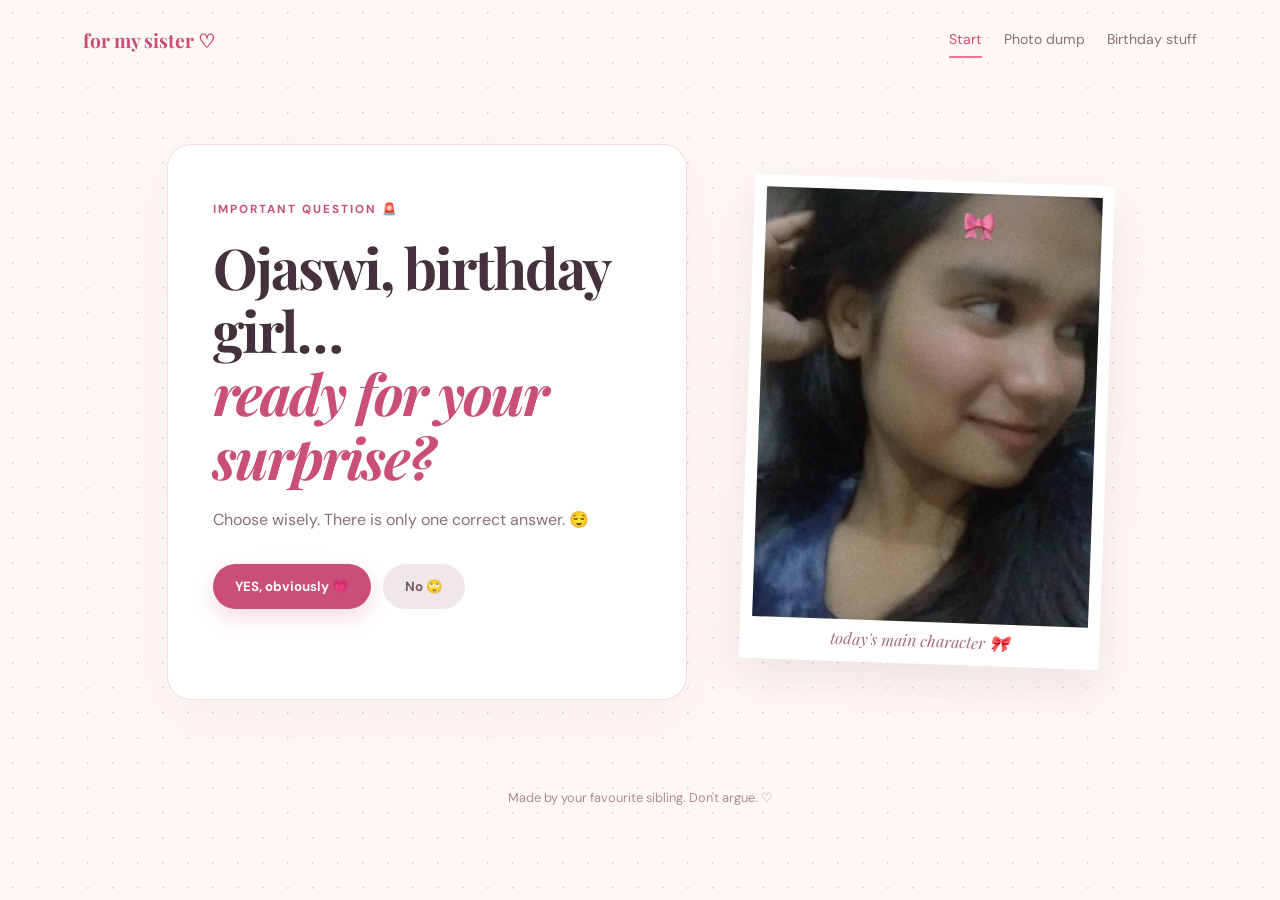
<file: index.html>
<!DOCTYPE html>
<html lang="en"><head><meta charset="UTF-8"><meta name="viewport" content="width=device-width, initial-scale=1"><title>Birthday scene 🎂</title><link rel="stylesheet" href="style.css"></head>
<body><nav class="nav"><a class="brand" href="index.html">for my sister ♡</a><div class="links"><a class="active" href="index.html">Start</a><a href="memories.html">Photo dump</a><a href="wishes.html">Birthday stuff</a></div></nav>
<main class="start-wrap"><section class="question-card"><p class="eyebrow">IMPORTANT QUESTION 🚨</p><h1>Ojaswi, birthday girl…<br><span>ready for your surprise?</span></h1><p class="subtitle">Choose wisely. There is only one correct answer. 😌</p>
<div class="buttons"><button id="yesBtn" class="button">YES, obviously 💗</button><button id="noBtn" class="button no-button">No 🙄</button></div><p id="response" class="response" aria-live="polite"></p></section>
<div class="home-photo"><img src="images/sister-1.jpg" alt="Birthday girl"><span>today's main character 🎀</span></div></main>
<footer>Made by your favourite sibling. Don't argue. ♡</footer><script src="script.js"></script></body></html>
</file>
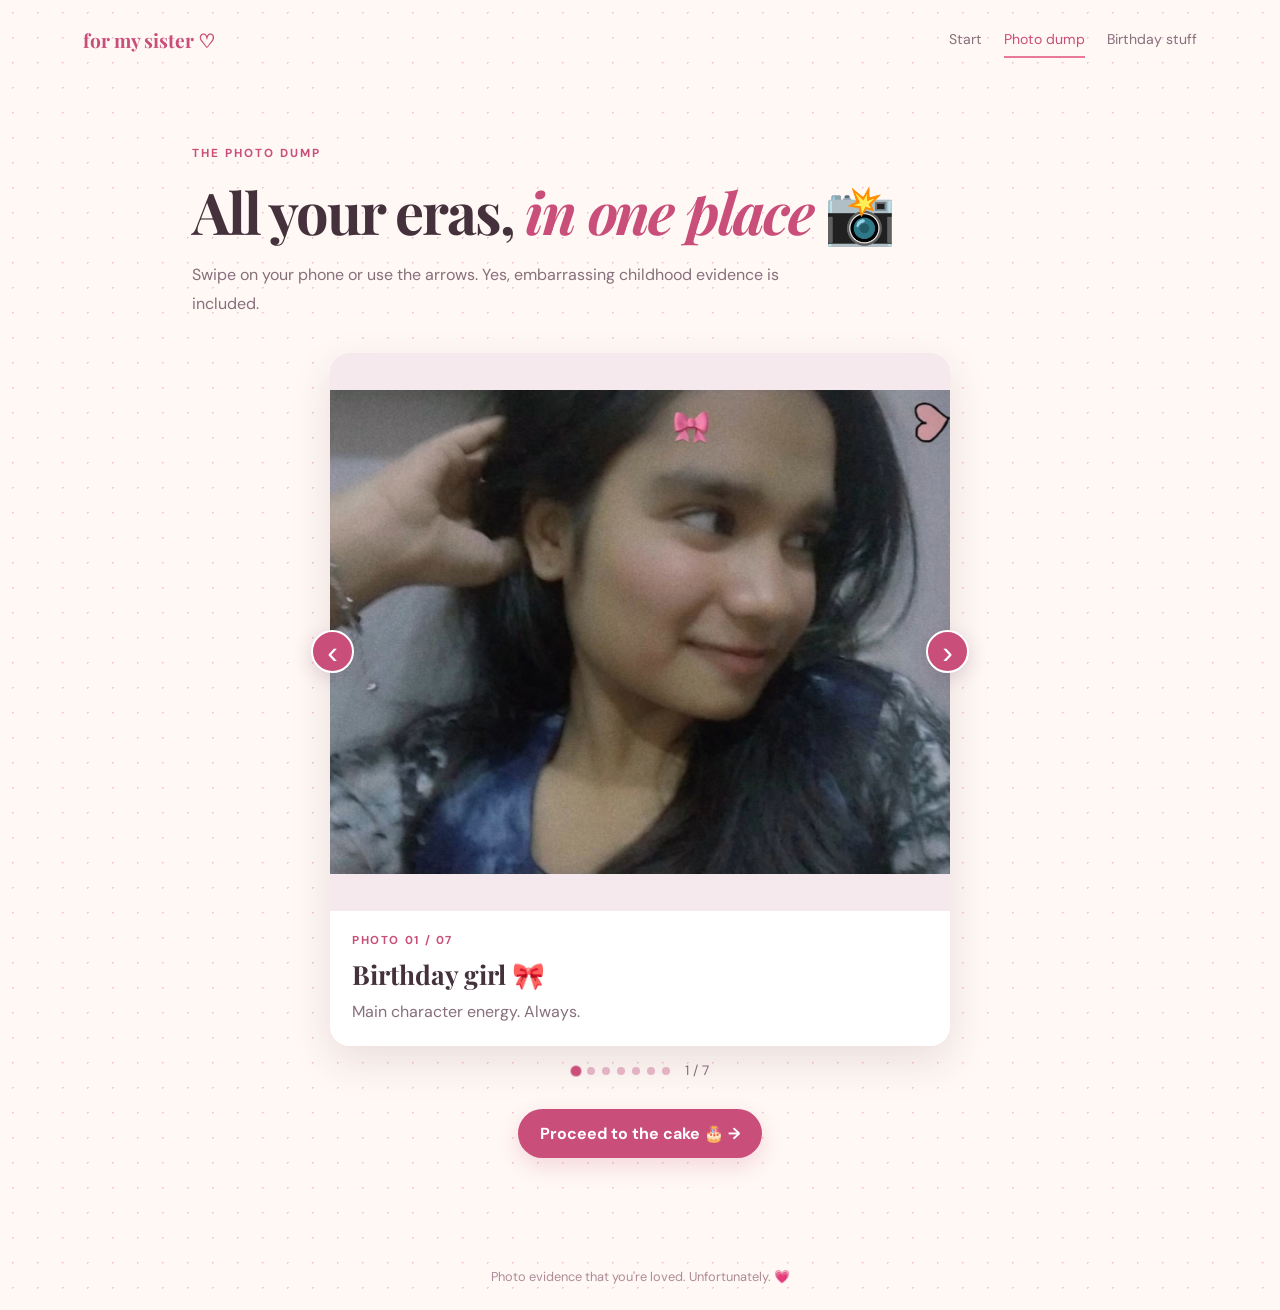
<file: memories.html>
<!DOCTYPE html>
<html lang="en"><head><meta charset="UTF-8"><meta name="viewport" content="width=device-width, initial-scale=1"><title>Photo dump 💗</title><link rel="stylesheet" href="style.css"></head>
<body><nav class="nav"><a class="brand" href="index.html">for my sister ♡</a><div class="links"><a href="index.html">Start</a><a class="active" href="memories.html">Photo dump</a><a href="wishes.html">Birthday stuff</a></div></nav>
<main class="page carousel-page"><p class="eyebrow">THE PHOTO DUMP</p><h1>All your eras, <span>in one place</span> 📸</h1><p class="subtitle">Swipe on your phone or use the arrows. Yes, embarrassing childhood evidence is included.</p>
<section class="carousel" id="photoCarousel" aria-label="Sister photo slideshow">
  <button class="carousel-arrow prev" id="prevPhoto" aria-label="Previous photo">‹</button>
  <div class="slides" id="slides"><article class="slide" aria-label="Photo 1 of 7">
      <img src="images/sister-1.jpg" alt="Birthday girl 🎀">
      <div class="slide-caption"><span>PHOTO 01 / 07</span><h2>Birthday girl 🎀</h2><p>Main character energy. Always.</p></div>
    </article>
<article class="slide" aria-label="Photo 2 of 7">
      <img src="images/sister-2.jpg" alt="Certified cutie">
      <div class="slide-caption"><span>PHOTO 02 / 07</span><h2>Certified cutie</h2><p>The camera knew what it was doing.</p></div>
    </article>
<article class="slide" aria-label="Photo 3 of 7">
      <img src="images/together.jpg" alt="Sibling behaviour">
      <div class="slide-caption"><span>PHOTO 03 / 07</span><h2>Sibling behaviour</h2><p>Annoying each other since forever. ♡</p></div>
    </article>
<article class="slide" aria-label="Photo 4 of 7">
      <img src="images/spidey-siblings.jpg" alt="Spidey mode: ON 🕷️">
      <div class="slide-caption"><span>PHOTO 04 / 07</span><h2>Spidey mode: ON 🕷️</h2><p>Spider-sense says it's birthday time.</p></div>
    </article>
<article class="slide" aria-label="Photo 5 of 7">
      <img src="images/birthday-look.jpg" alt="Fit check ✨">
      <div class="slide-caption"><span>PHOTO 05 / 07</span><h2>Fit check ✨</h2><p>Serving looks, as usual.</p></div>
    </article>
<article class="slide" aria-label="Photo 6 of 7">
      <img src="images/little-don.jpg" alt="Tiny legend">
      <div class="slide-caption"><span>PHOTO 06 / 07</span><h2>Tiny legend</h2><p>The early signs were already there.</p></div>
    </article>
<article class="slide" aria-label="Photo 7 of 7">
      <img src="images/paidaishi-don.jpg" alt="Paidaishi Don 😎👑">
      <div class="slide-caption"><span>PHOTO 07 / 07</span><h2>Paidaishi Don 😎👑</h2><p>Born iconic. No further explanation.</p></div>
    </article></div>
  <button class="carousel-arrow next" id="nextPhoto" aria-label="Next photo">›</button>
</section>
<div class="carousel-controls"><div class="dots" id="photoDots" aria-label="Choose photo"></div><span id="photoCount">1 / 7</span></div>
<div class="center"><a class="button" href="wishes.html">Proceed to the cake 🎂 →</a></div></main><footer>Photo evidence that you're loved. Unfortunately. 💗</footer><script src="script.js"></script></body></html>
</file>
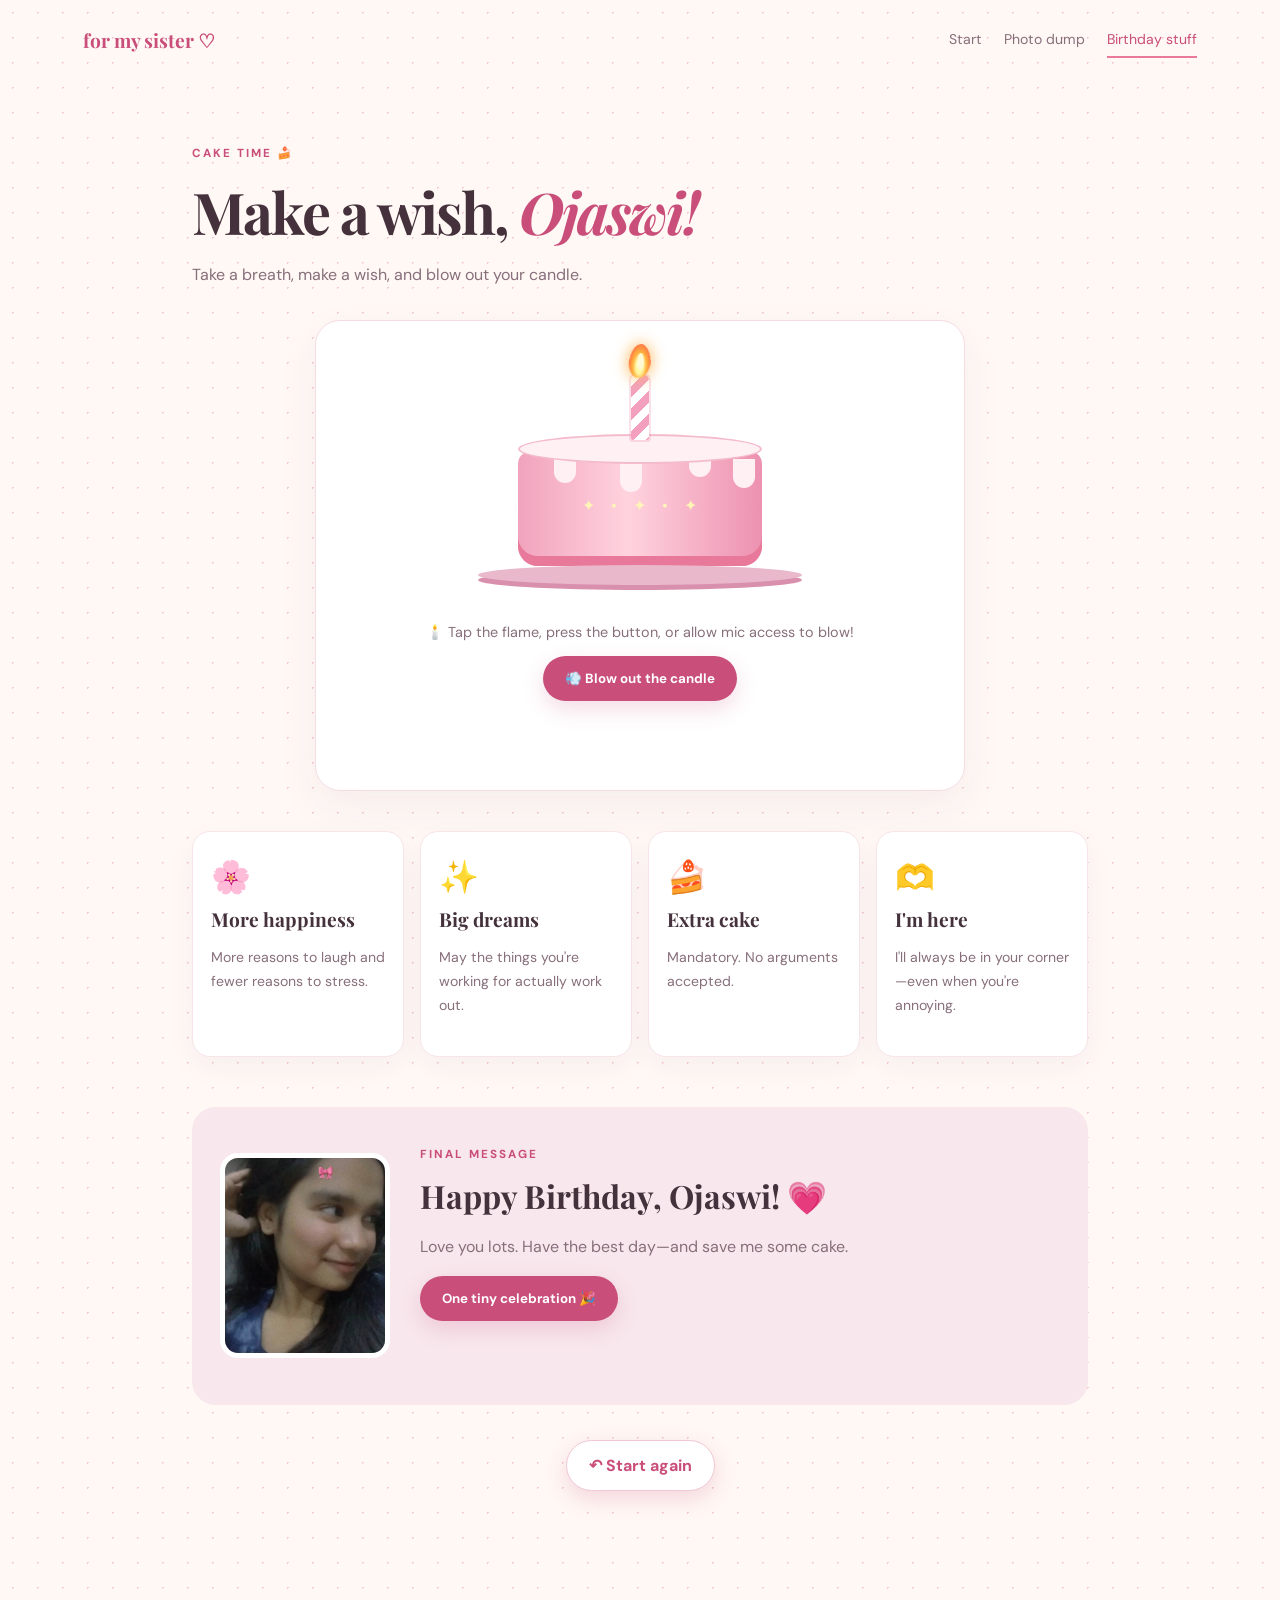
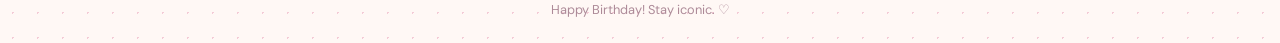
<file: wishes.html>
<!DOCTYPE html>
<html lang="en"><head><meta charset="UTF-8"><meta name="viewport" content="width=device-width, initial-scale=1"><title>Make a wish 🎂</title><link rel="stylesheet" href="style.css"></head>
<body><nav class="nav"><a class="brand" href="index.html">for my sister ♡</a><div class="links"><a href="index.html">Start</a><a href="memories.html">Photo dump</a><a class="active" href="wishes.html">Birthday stuff</a></div></nav>
<main class="page wishes-page"><p class="eyebrow">CAKE TIME 🍰</p><h1>Make a wish, <span>Ojaswi!</span></h1><p class="subtitle">Take a breath, make a wish, and blow out your candle.</p>
<section class="cake-section">
  <div class="cake-scene" id="cakeScene" role="button" tabindex="0" aria-label="Blow out the birthday candle">
    <div class="flame" id="flame"><span></span></div>
    <div class="candle"><div class="wick"></div></div>
    <div class="cake-top"></div><div class="cake-body"><div class="icing-drip d1"></div><div class="icing-drip d2"></div><div class="icing-drip d3"></div><div class="icing-drip d4"></div><div class="cake-sprinkles">✦　•　✦　•　✦</div></div>
    <div class="cake-plate"></div>
  </div>
  <p id="candleHint" class="candle-hint">🕯️ Tap the flame or blow into your microphone!</p>
  <button class="button" id="blowBtn">💨 Blow out the candle</button>
  <p id="wishMessage" class="wish-message" aria-live="polite"></p>
</section>
<div class="wish-grid"><article class="wish"><div>🌸</div><h2>More happiness</h2><p>More reasons to laugh and fewer reasons to stress.</p></article><article class="wish"><div>✨</div><h2>Big dreams</h2><p>May the things you're working for actually work out.</p></article><article class="wish"><div>🍰</div><h2>Extra cake</h2><p>Mandatory. No arguments accepted.</p></article><article class="wish"><div>🫶</div><h2>I'm here</h2><p>I'll always be in your corner—even when you're annoying.</p></article></div>
<section class="finale"><img src="images/sister-1.jpg" alt="Birthday girl"><div><p class="eyebrow">FINAL MESSAGE</p><h2>Happy Birthday, Ojaswi! 💗</h2><p>Love you lots. Have the best day—and save me some cake.</p><button class="button" id="confettiBtn">One tiny celebration 🎉</button><p id="magicMessage" class="magic-message" aria-live="polite"></p></div></section>
<div class="center"><a class="button secondary" href="index.html">↶ Start again</a></div></main><footer>Happy Birthday! Stay iconic. ♡</footer><script src="script.js"></script></body></html>
</file>
<file: style.css>
@import url('https://fonts.googleapis.com/css2?family=DM+Sans:wght@400;500;600;700&family=Playfair+Display:ital,wght@0,600;0,700;1,600&display=swap');
:root{--pink:#e8799b;--hot:#c94e79;--cream:#fff8f5;--ink:#44313b;--muted:#876f7b;--peach:#f9e1e5}
*{box-sizing:border-box}body{margin:0;background:var(--cream);color:var(--ink);font-family:'DM Sans',sans-serif;min-height:100vh;background-image:radial-gradient(#f4cbd6 1px,transparent 1px);background-size:25px 25px}.nav{display:flex;justify-content:space-between;align-items:center;padding:22px 6.5%;gap:20px}.brand{font-family:'Playfair Display',serif;font-size:1.2rem;font-weight:700;color:var(--hot);text-decoration:none;white-space:nowrap}.links{display:flex;gap:22px;flex-wrap:wrap}.links a{font-size:.88rem;text-decoration:none;color:var(--muted);padding:8px 0;border-bottom:2px solid transparent}.links a:hover,.links a.active{color:var(--hot);border-color:var(--pink)}.eyebrow{font-size:.73rem;letter-spacing:.17em;font-weight:700;color:var(--hot)}h1{font-family:'Playfair Display',serif;font-size:clamp(2.5rem,5vw,4.2rem);line-height:1.12;letter-spacing:-.035em;margin:18px 0}h1 span{font-style:italic;color:var(--hot)}.subtitle{color:var(--muted);line-height:1.8;max-width:650px;font-size:1rem}.button{display:inline-flex;align-items:center;justify-content:center;gap:10px;border:0;border-radius:999px;background:var(--hot);color:white;padding:14px 22px;font-family:inherit;font-weight:700;text-decoration:none;cursor:pointer;box-shadow:0 8px 22px #c94e7933;transition:transform .2s,box-shadow .2s}.button:hover{transform:translateY(-3px);box-shadow:0 12px 26px #c94e7940}.start-wrap{max-width:1100px;min-height:76vh;margin:auto;padding:35px 6%;display:grid;grid-template-columns:1.05fr .75fr;align-items:center;gap:55px}.question-card{background:#fff;border:1px solid #f5dce4;padding:clamp(25px,4vw,45px);border-radius:24px;box-shadow:0 18px 55px #66384b0d}.question-card h1{font-size:clamp(2.4rem,4.4vw,3.7rem)}.buttons{display:flex;gap:12px;align-items:center;flex-wrap:wrap;margin-top:25px;min-height:55px}.no-button{background:#f0e7eb;color:#775967;box-shadow:none;position:relative}.response{min-height:24px;color:var(--hot);font-weight:700;margin-bottom:0}.home-photo{position:relative;max-width:360px;justify-self:center;transform:rotate(2deg);background:#fff;padding:12px 12px 42px;box-shadow:0 18px 45px #63354b1c}.home-photo img{width:100%;height:430px;object-fit:cover;object-position:center 35%;display:block}.home-photo span{position:absolute;bottom:13px;left:0;right:0;text-align:center;font-family:'Playfair Display',serif;font-style:italic;color:#a66c80}footer{text-align:center;color:#ad8a98;padding:25px 15px;font-size:.8rem}.page{max-width:1050px;margin:28px auto 60px;padding:25px 6%}.page>h1{font-size:clamp(2.5rem,4.5vw,3.8rem)}.center{text-align:center}.carousel{position:relative;margin:34px auto 10px;max-width:620px}.slides{display:flex;overflow-x:auto;scroll-snap-type:x mandatory;scroll-behavior:smooth;border-radius:20px;box-shadow:0 15px 40px #57324320;scrollbar-width:none}.slides::-webkit-scrollbar{display:none}.slide{flex:0 0 100%;scroll-snap-align:center;background:white;min-width:0}.slide img{display:block;width:100%;height:min(62vh,560px);min-height:300px;object-fit:contain;background:#f6e9ee}.slide-caption{padding:17px 22px 22px}.slide-caption span{font-size:.72rem;letter-spacing:.14em;color:var(--hot);font-weight:700}.slide-caption h2{font-family:'Playfair Display',serif;margin:7px 0;font-size:1.65rem}.slide-caption p{color:var(--muted);margin:0;line-height:1.6}.carousel-arrow{position:absolute;z-index:2;top:40%;width:43px;height:43px;border-radius:50%;border:2px solid white;background:var(--hot);color:white;font-size:2rem;line-height:1;cursor:pointer;box-shadow:0 5px 18px #63354b30}.carousel-arrow.prev{left:-19px}.carousel-arrow.next{right:-19px}.carousel-controls{display:flex;justify-content:center;align-items:center;gap:15px;margin:16px auto 30px;color:var(--muted);font-size:.85rem}.dots{display:flex;gap:7px;flex-wrap:wrap;justify-content:center;max-width:75%}.dot{width:8px;height:8px;padding:0;border:0;border-radius:50%;background:#e9b9c9;cursor:pointer}.dot.active{background:var(--hot);transform:scale(1.35)}.wish-grid{display:grid;grid-template-columns:repeat(4,1fr);gap:16px;margin:38px 0 50px}.wish{background:#fff;padding:24px 18px;border-radius:18px;box-shadow:0 10px 30px #66384b0b;border:1px solid #f8e4e9}.wish>div{font-size:2rem}.wish h2{font-family:'Playfair Display',serif;margin:8px 0;font-size:1.2rem}.wish p{color:var(--muted);line-height:1.7;font-size:.88rem}.finale{display:grid;grid-template-columns:170px 1fr;gap:30px;align-items:center;background:#f8e7ed;border-radius:24px;padding:28px;margin:35px 0}.finale img{width:170px;height:205px;object-fit:cover;object-position:center 35%;border-radius:18px;border:5px solid white}.finale h2{font-family:'Playfair Display',serif;font-size:2rem;margin:10px 0}.finale p:not(.eyebrow){color:var(--muted);line-height:1.7}.secondary{background:#fff;color:var(--hot);border:1px solid #f0c8d5}.magic-message{font-weight:700;color:var(--hot);min-height:1.5em}.cake-section{text-align:center;background:#fff;border:1px solid #f5dce4;border-radius:25px;padding:28px 20px 32px;margin:30px auto 40px;max-width:650px;box-shadow:0 15px 45px #63354b0e}.cake-scene{height:260px;max-width:360px;margin:0 auto;position:relative;cursor:pointer;outline:none}.cake-plate{position:absolute;bottom:24px;left:5%;width:90%;height:20px;border-radius:50%;background:#e9b8ca;box-shadow:0 5px 0 #d990ad}.cake-body{position:absolute;bottom:43px;left:16%;width:68%;height:115px;background:linear-gradient(90deg,#f1a3bd,#ffd3de 45%,#ed91b1);border-radius:13px 13px 20px 20px;box-shadow:inset 0 -10px #e8799b}.cake-top{position:absolute;bottom:145px;left:16%;width:68%;height:30px;border-radius:50%;background:#fff0f4;border:2px solid #f4bbcd;z-index:1}.icing-drip{position:absolute;top:8px;width:22px;background:#fff0f4;border-radius:0 0 12px 12px;height:24px}.d1{left:15%}.d2{left:42%;height:33px}.d3{left:70%;height:18px}.d4{left:88%;height:29px}.cake-sprinkles{position:absolute;top:44px;left:0;right:0;color:#fff5b6;font-size:1rem;text-align:center}.candle{position:absolute;z-index:3;bottom:169px;left:calc(50% - 9px);height:65px;width:18px;border-radius:5px 5px 2px 2px;background:repeating-linear-gradient(135deg,#fff 0 8px,#f2a0bd 8px 16px);box-shadow:0 0 0 2px #ed8bad44}.wick{position:absolute;top:-7px;left:7px;width:3px;height:9px;background:#59414a}.flame{position:absolute;z-index:4;bottom:231px;left:calc(50% - 11px);width:22px;height:34px;background:radial-gradient(ellipse at 50% 65%,#fff8a5 0 23%,#ffb13d 45%,#ff7a45 70%,transparent 72%);border-radius:55% 45% 55% 45%;transform:rotate(4deg);filter:drop-shadow(0 0 8px #ffb34d);animation:flicker .7s infinite alternate}.flame span{position:absolute;left:8px;top:9px;width:7px;height:17px;border-radius:50%;background:#fff9d5}.cake-scene.blown .flame{display:none}.cake-scene.blown .wick{background:#333}.candle-hint{color:var(--muted);font-size:.9rem}.wish-message{min-height:25px;color:var(--hot);font-weight:700}@keyframes flicker{from{transform:rotate(-4deg) scale(.95)}to{transform:rotate(5deg) scale(1.05)}}.confetti{position:fixed;top:-20px;z-index:10;pointer-events:none;animation:fall 2.7s linear forwards;font-size:1.4rem}@keyframes fall{to{transform:translateY(110vh) rotate(650deg);opacity:.15}}@media(max-width:760px){.nav{align-items:flex-start;flex-direction:column;padding:20px 6%}.links{gap:8px 17px}.links a{font-size:.8rem}.start-wrap{grid-template-columns:1fr;gap:35px;padding-top:20px}.home-photo{width:min(85%,340px)}.home-photo img{height:360px}.wish-grid{grid-template-columns:1fr 1fr}.finale{grid-template-columns:1fr;text-align:center}.finale img{margin:auto}.page{margin-top:10px}.slide img{height:55vh;min-height:280px}.carousel-arrow.prev{left:-9px}.carousel-arrow.next{right:-9px}}@media(max-width:420px){.wish-grid{grid-template-columns:1fr}.links{gap:6px 12px}.links a{font-size:.75rem}.cake-scene{transform:scale(.9);margin:-8px auto}.slide img{min-height:250px}}
</file>
